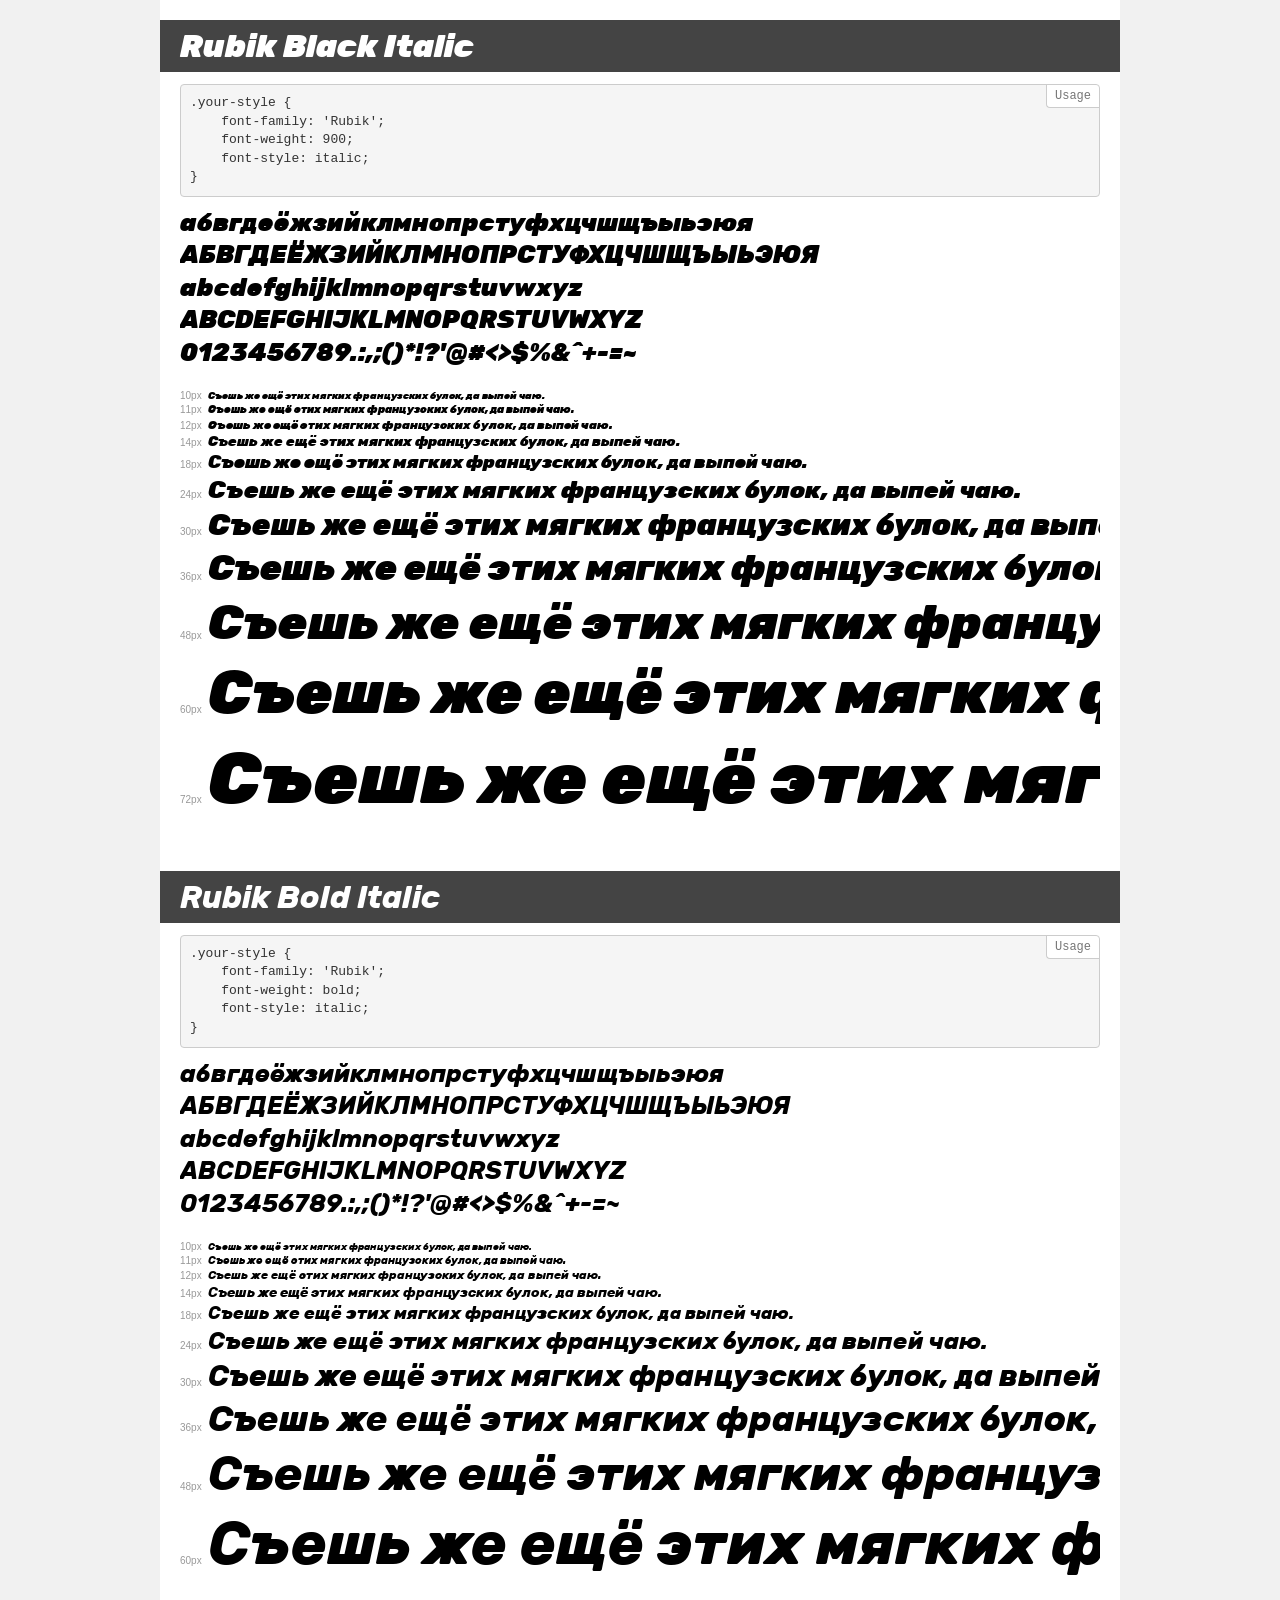
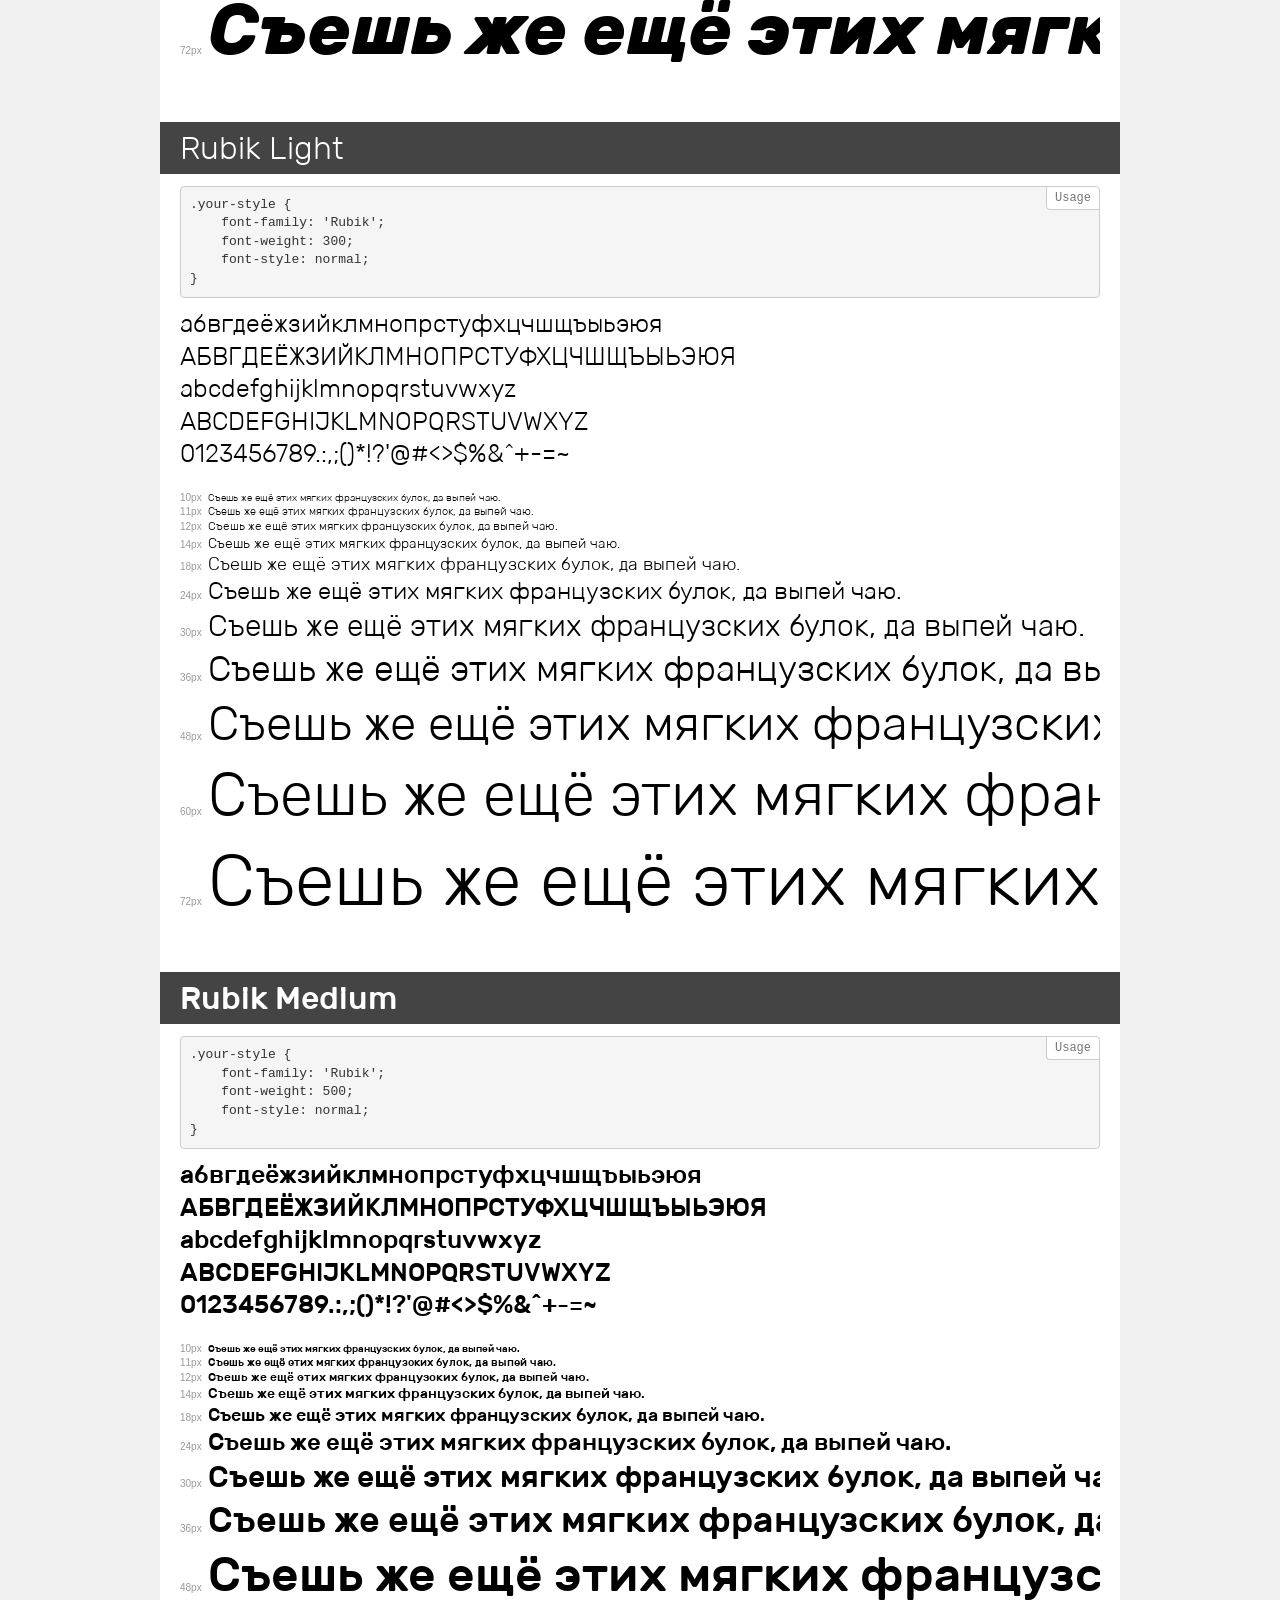
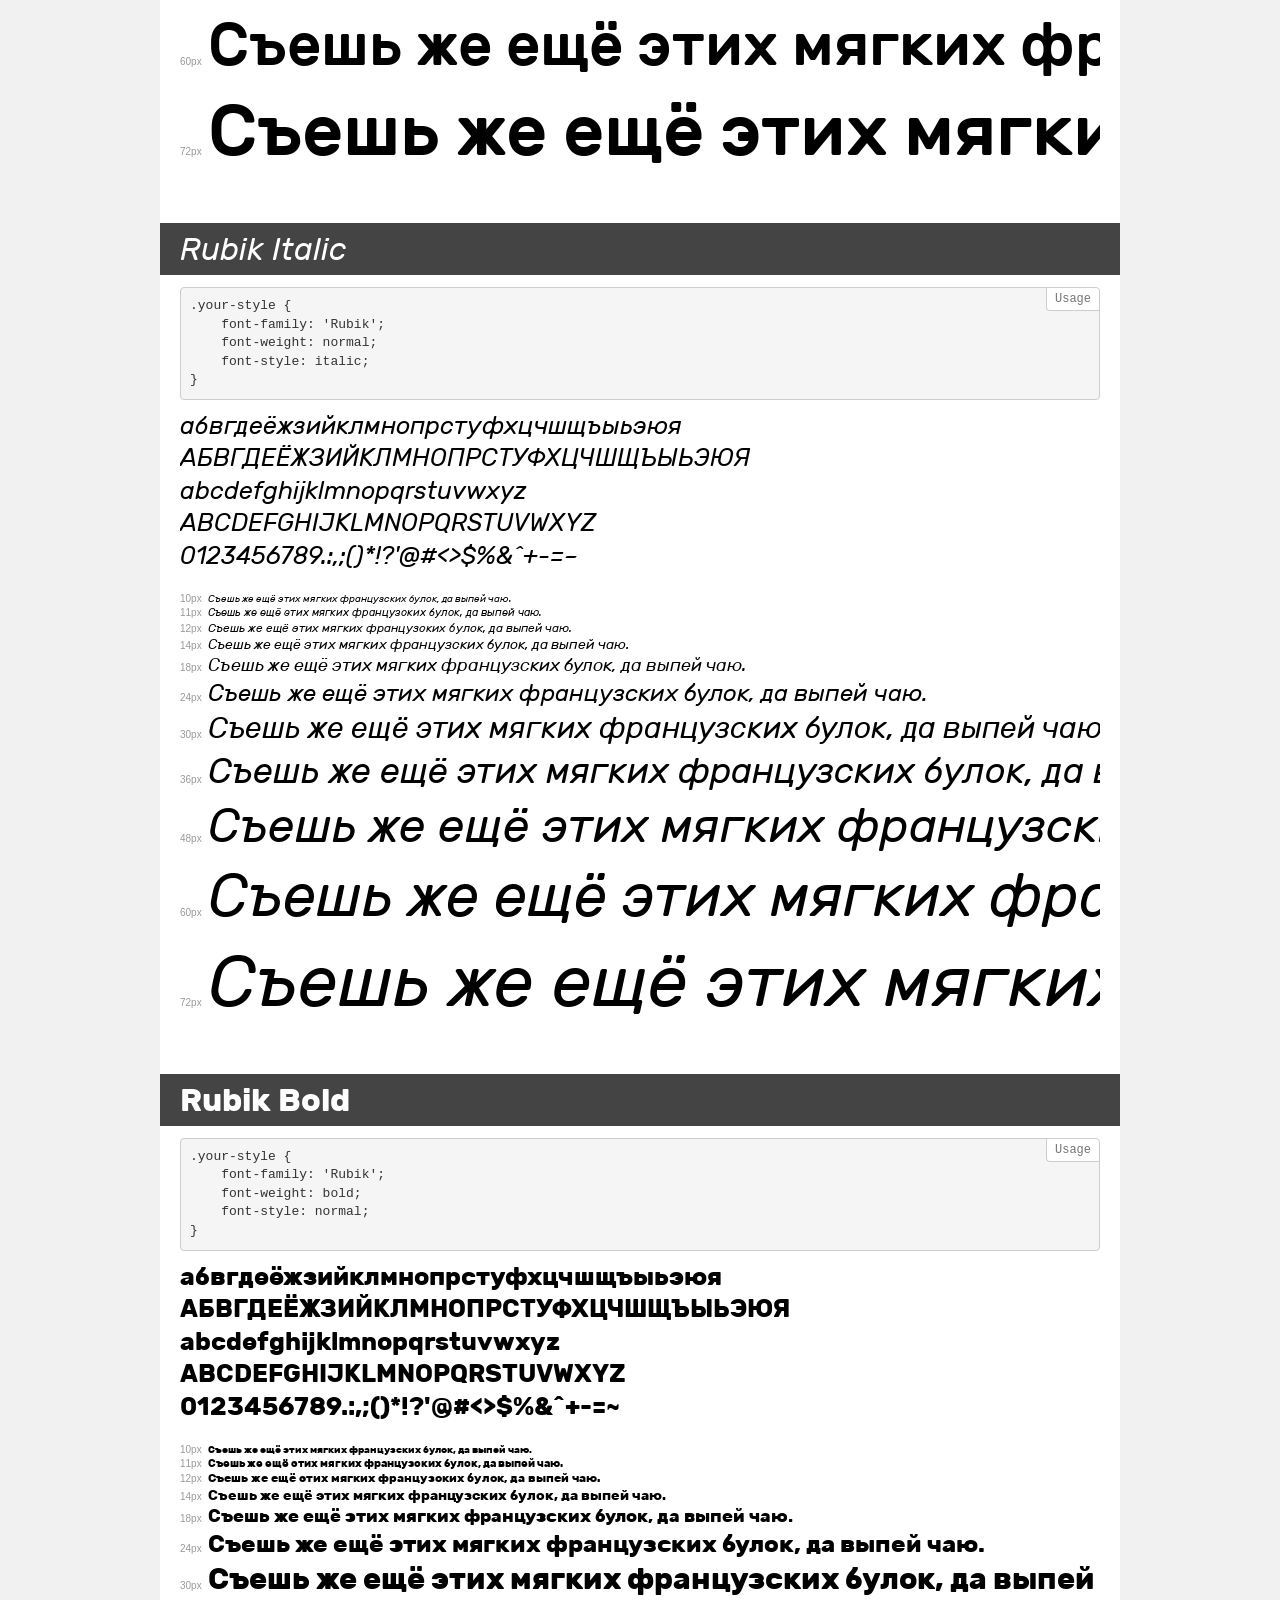
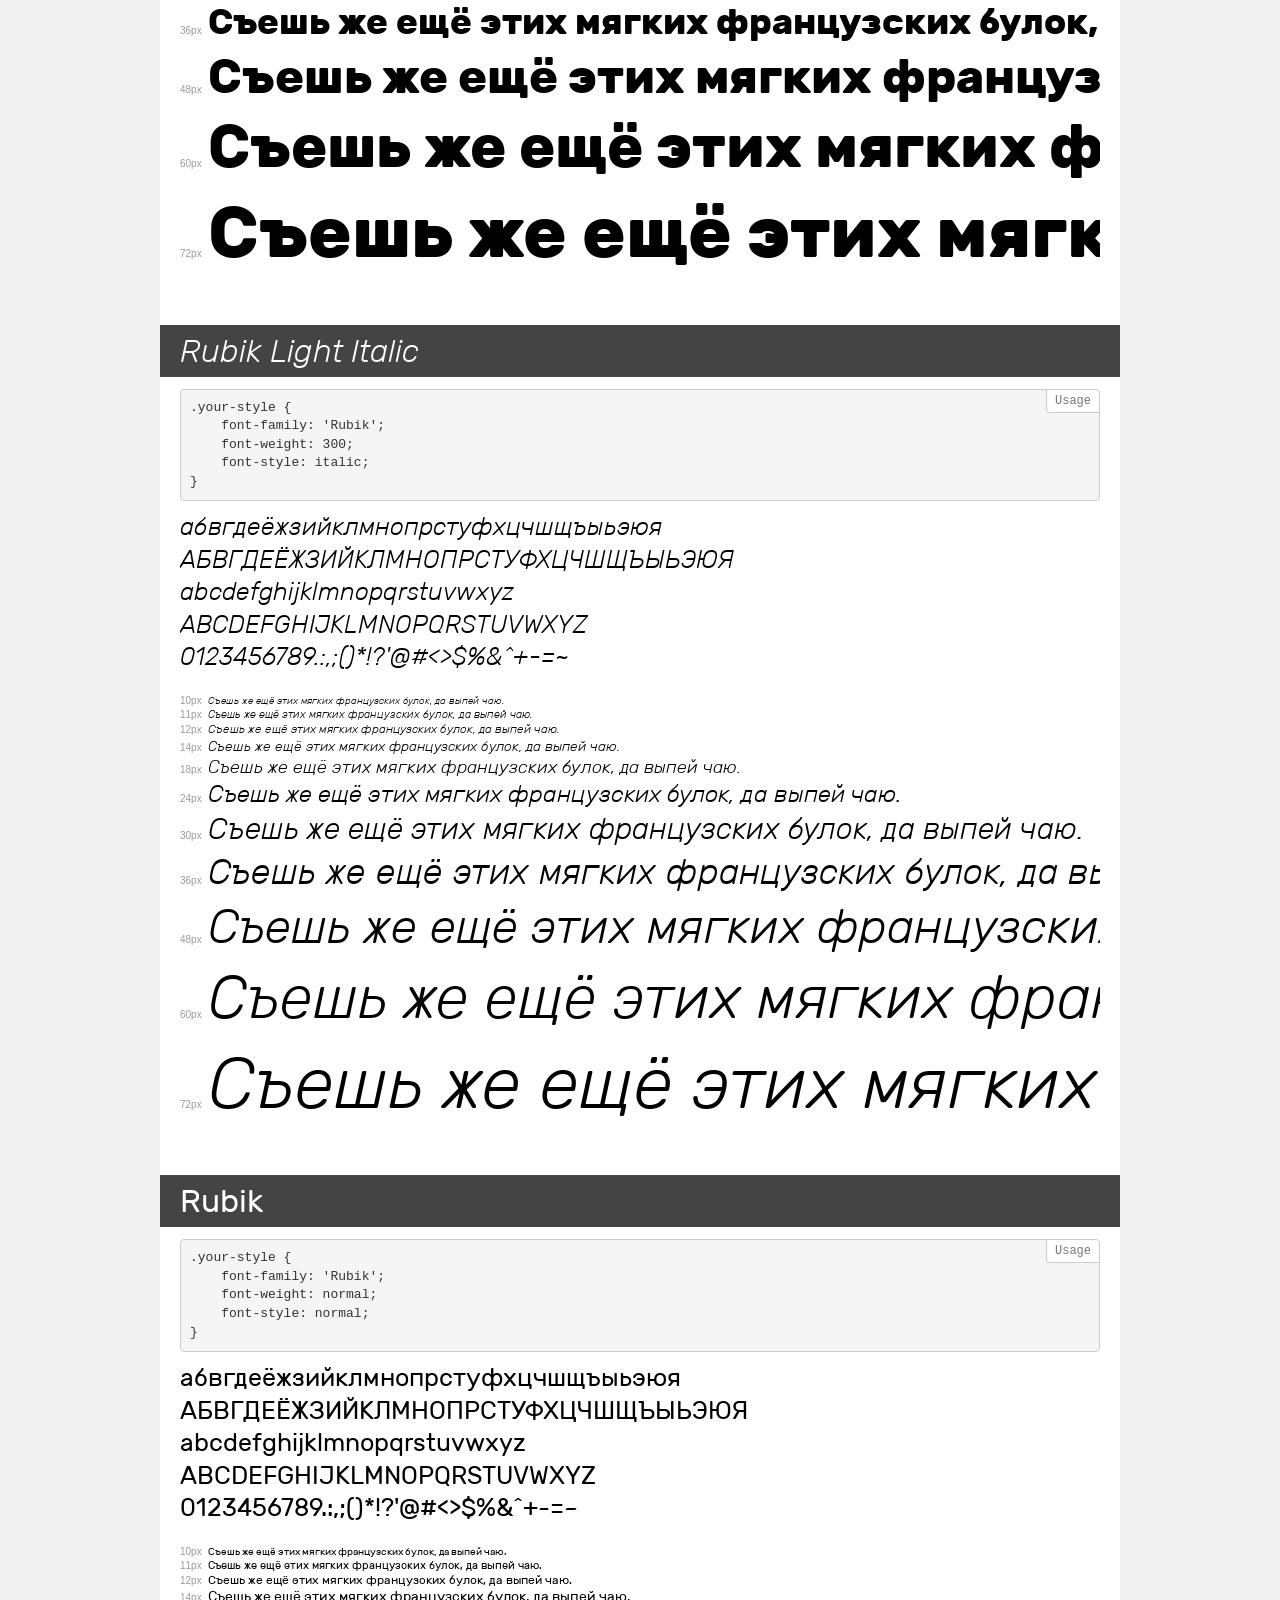
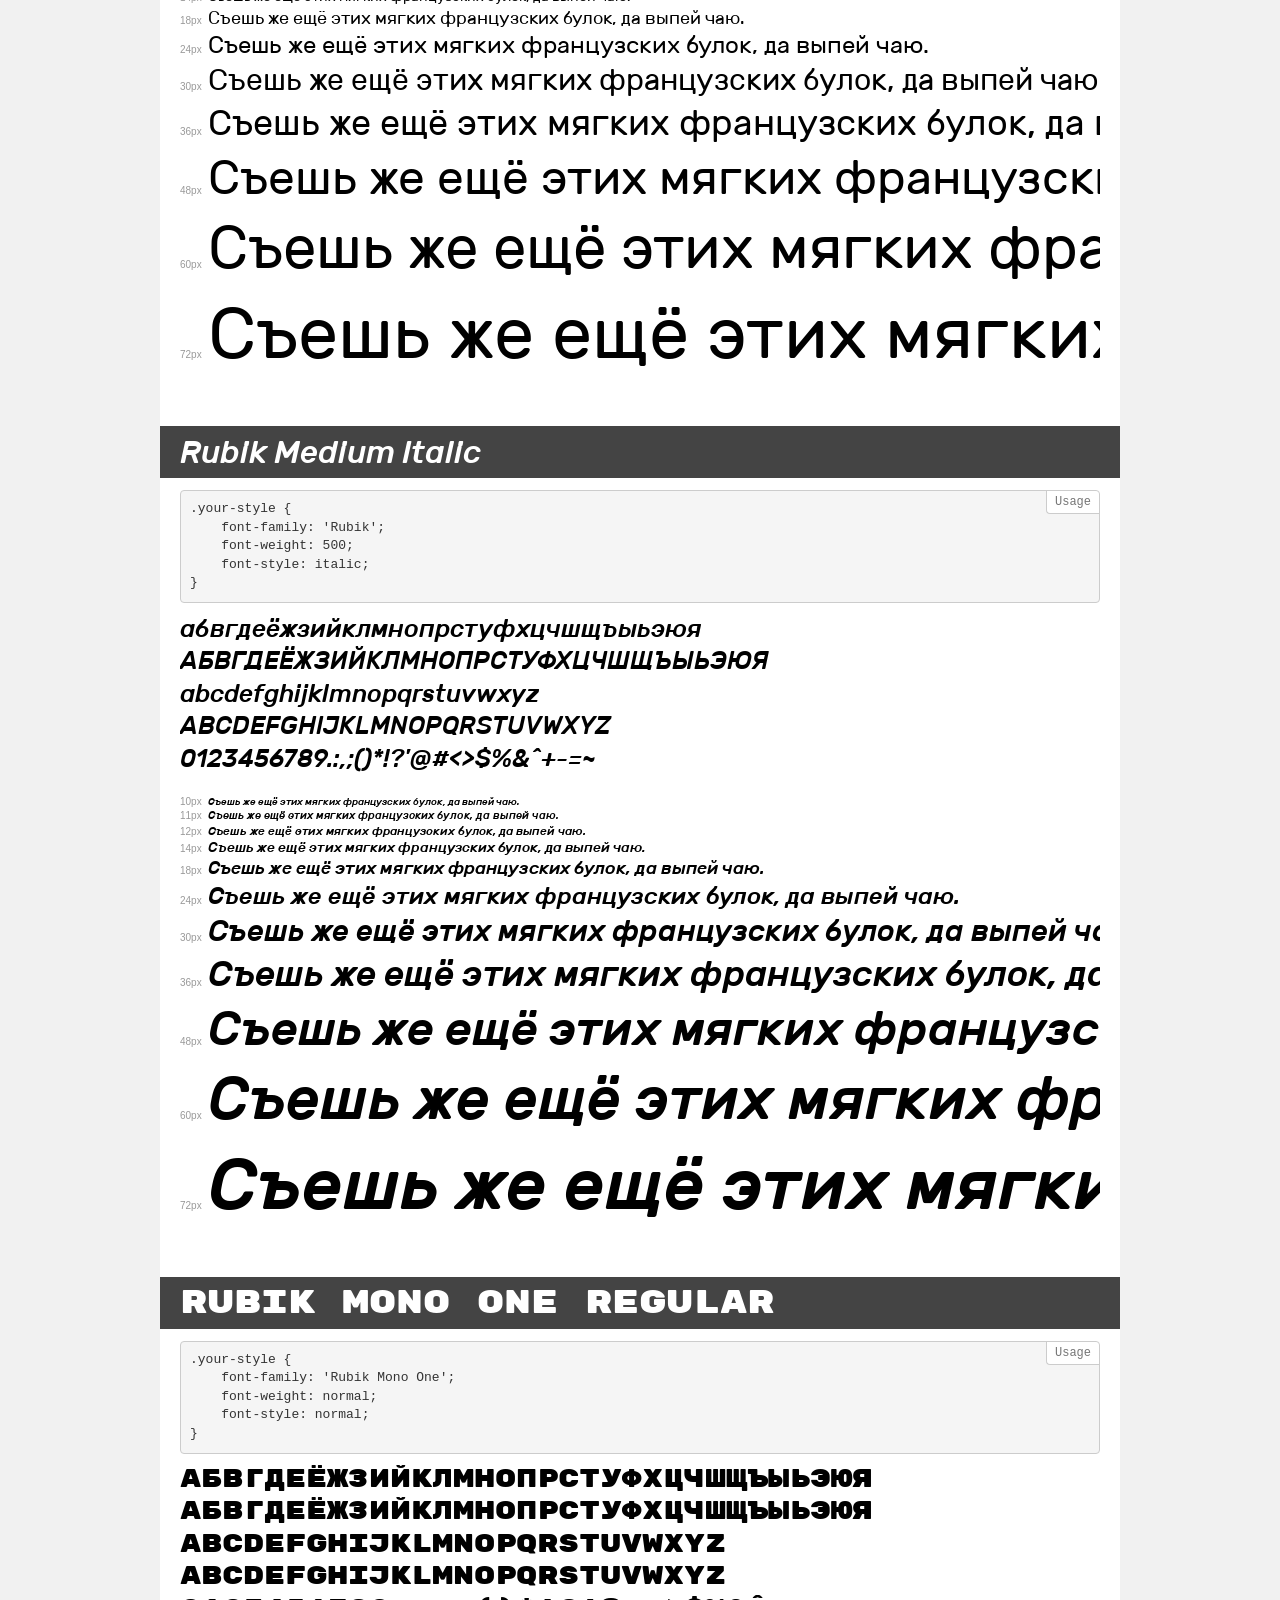
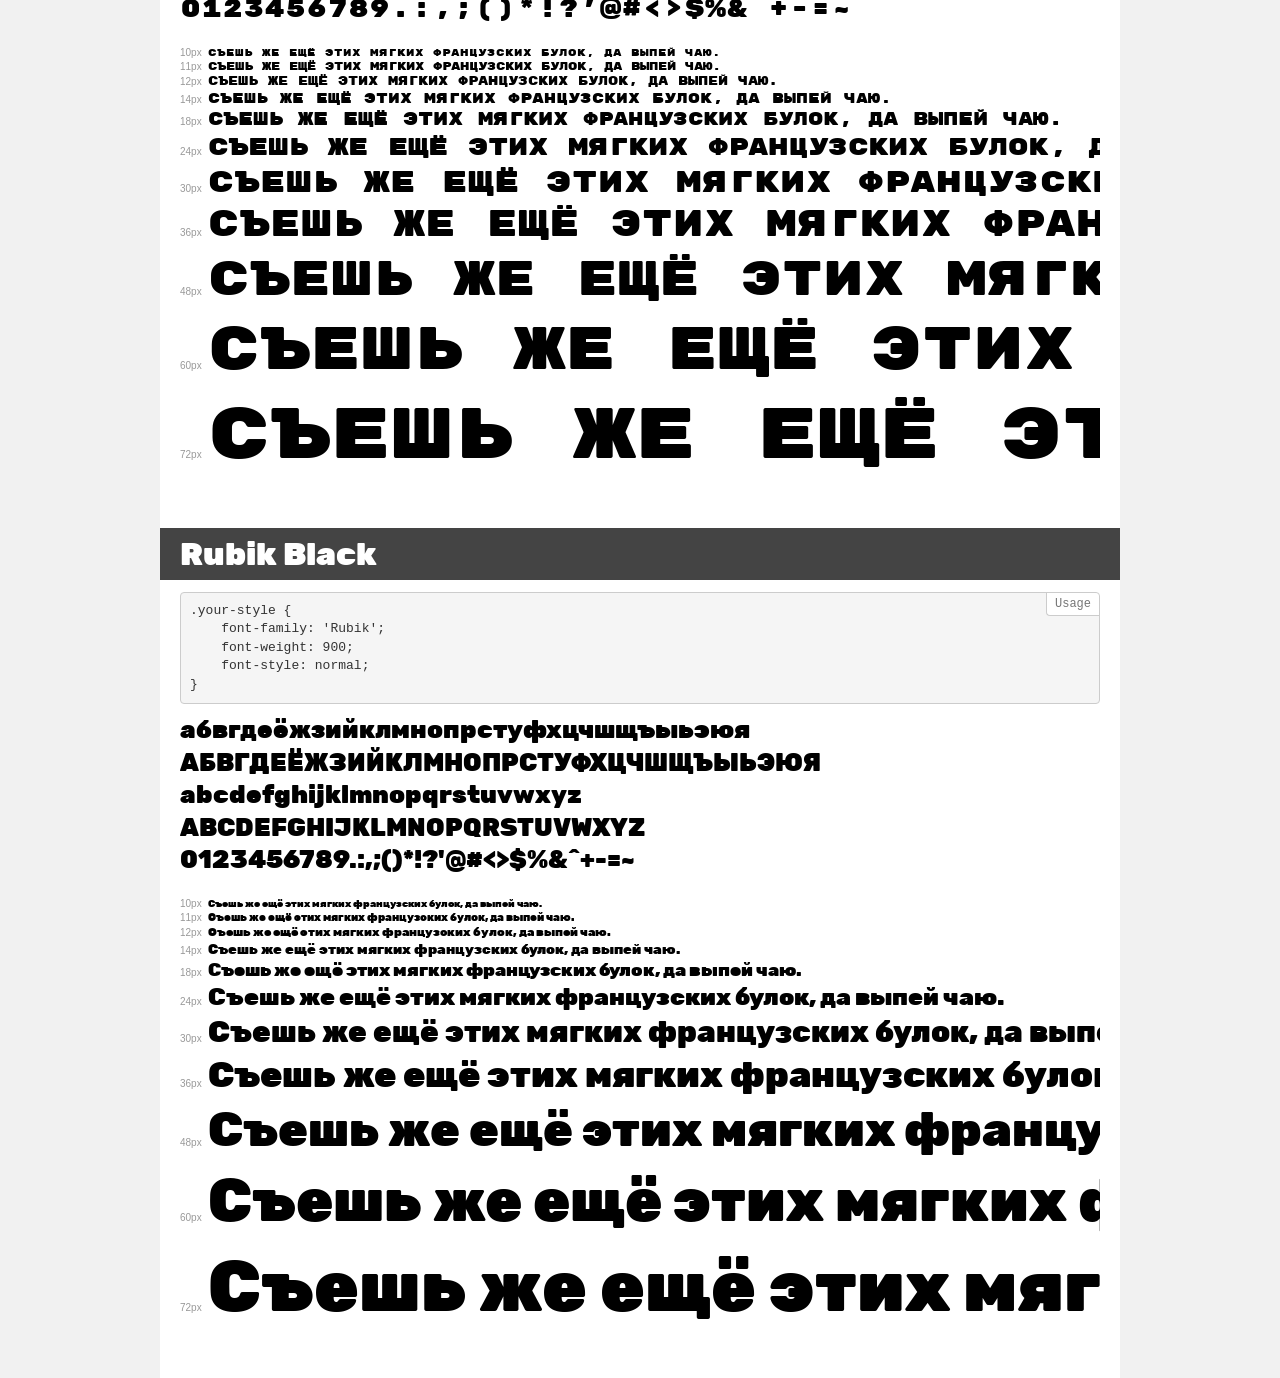
<file: nwork/repeat/assets/fonts/Rubik/demo.html>
<!DOCTYPE html>
<html>
<head>
	<meta charset="utf-8">
	<meta http-equiv="X-UA-Compatible" content="IE=edge">
	<meta name="viewport" content="width=device-width, initial-scale=1">
	<meta name="robots" content="noindex, noarchive">
	<title>Transfonter demo</title>
	<link href="stylesheet.css" rel="stylesheet">
	<style>
		/*
		http://meyerweb.com/eric/tools/css/reset/
		v2.0 | 20110126
		License: none (public domain)
		*/
		html, body, div, span, applet, object, iframe,
		h1, h2, h3, h4, h5, h6, p, blockquote, pre,
		a, abbr, acronym, address, big, cite, code,
		del, dfn, em, img, ins, kbd, q, s, samp,
		small, strike, strong, sub, sup, tt, var,
		b, u, i, center,
		dl, dt, dd, ol, ul, li,
		fieldset, form, label, legend,
		table, caption, tbody, tfoot, thead, tr, th, td,
		article, aside, canvas, details, embed,
		figure, figcaption, footer, header, hgroup,
		menu, nav, output, ruby, section, summary,
		time, mark, audio, video {
			margin: 0;
			padding: 0;
			border: 0;
			font-size: 100%;
			font: inherit;
			vertical-align: baseline;
		}
		/* HTML5 display-role reset for older browsers */
		article, aside, details, figcaption, figure,
		footer, header, hgroup, menu, nav, section {
			display: block;
		}
		body {
			line-height: 1;
		}
		ol, ul {
			list-style: none;
		}
		blockquote, q {
			quotes: none;
		}
		blockquote:before, blockquote:after,
		q:before, q:after {
			content: '';
			content: none;
		}
		table {
			border-collapse: collapse;
			border-spacing: 0;
		}
		/* common styles */
		body {
			background: #f1f1f1;
			color: #000;
		}
		.page {
			background: #fff;
			width: 920px;
			margin: 0 auto;
			padding: 20px 20px 0 20px;
			overflow: hidden;
		}
		.font-container {
			overflow-x: auto;
			overflow-y: hidden;
			margin-bottom: 40px;
			line-height: 1.3;
			white-space: nowrap;
			padding-bottom: 5px;
		}
		h1 {
			position: relative;
			background: #444;
			font-size: 32px;
			color: #fff;
			padding: 10px 20px;
			margin: 0 -20px 12px -20px;
		}
		.letters {
			font-size: 25px;
			margin-bottom: 20px;
		}
		.s10:before {
			content: '10px';
		}
		.s11:before {
			content: '11px';
		}
		.s12:before {
			content: '12px';
		}
		.s14:before {
			content: '14px';
		}
		.s18:before {
			content: '18px';
		}
		.s24:before {
			content: '24px';
		}
		.s30:before {
			content: '30px';
		}
		.s36:before {
			content: '36px';
		}
		.s48:before {
			content: '48px';
		}
		.s60:before {
			content: '60px';
		}
		.s72:before {
			content: '72px';
		}
		.s10:before, .s11:before, .s12:before, .s14:before,
		.s18:before, .s24:before, .s30:before, .s36:before,
		.s48:before, .s60:before, .s72:before {
			font-family: Arial, sans-serif;
			font-size: 10px;
			font-weight: normal;
			font-style: normal;
			color: #999;
			padding-right: 6px;
		}
		pre {
			display: block;
			position: relative;
			padding: 9px;
			margin: 0 0 10px;
			font-family: Monaco, Menlo, Consolas, "Courier New", monospace !important;
			font-size: 13px;
			line-height: 1.428571429;
			color: #333;
			font-weight: normal !important;
			font-style: normal !important;
			background-color: #f5f5f5;
			border: 1px solid #ccc;
			overflow-x: auto;
			border-radius: 4px;
		}
		pre:after {
			display: block;
			position: absolute;
			right: 0;
			top: 0;
			content: 'Usage';
			line-height: 1;
			padding: 5px 8px;
			font-size: 12px;
			color: #767676;
			background-color: #fff;
			border: 1px solid #ccc;
			border-right: none;
			border-top: none;
			border-radius: 0 4px 0 4px;
			z-index: 10;
		}
		/* responsive */
		@media (max-width: 959px) {
			.page {
				width: auto;
				margin: 0;
			}
		}
	</style>
</head>
<body>
<div class="page">
	<div class="demo" style="font-family: 'Rubik'; font-weight: 900; font-style: italic;">
		<h1>Rubik Black Italic</h1>
		<pre>.your-style {
    font-family: 'Rubik';
    font-weight: 900;
    font-style: italic;
}</pre>
		<div class="font-container">
			<p class="letters">
				абвгдеёжзийклмнопрстуфхцчшщъыьэюя <br />
				АБВГДЕЁЖЗИЙКЛМНОПРСТУФХЦЧШЩЪЫЬЭЮЯ <br />
				abcdefghijklmnopqrstuvwxyz <br />
				ABCDEFGHIJKLMNOPQRSTUVWXYZ <br />				0123456789.:,;()*!?'@#<>$%&^+-=~
			</p>
			<p class="s10" style="font-size: 10px;">Съешь же ещё этих мягких французских булок, да выпей чаю.</p>
			<p class="s11" style="font-size: 11px;">Съешь же ещё этих мягких французских булок, да выпей чаю.</p>
			<p class="s12" style="font-size: 12px;">Съешь же ещё этих мягких французских булок, да выпей чаю.</p>
			<p class="s14" style="font-size: 14px;">Съешь же ещё этих мягких французских булок, да выпей чаю.</p>
			<p class="s18" style="font-size: 18px;">Съешь же ещё этих мягких французских булок, да выпей чаю.</p>
			<p class="s24" style="font-size: 24px;">Съешь же ещё этих мягких французских булок, да выпей чаю.</p>
			<p class="s30" style="font-size: 30px;">Съешь же ещё этих мягких французских булок, да выпей чаю.</p>
			<p class="s36" style="font-size: 36px;">Съешь же ещё этих мягких французских булок, да выпей чаю.</p>
			<p class="s48" style="font-size: 48px;">Съешь же ещё этих мягких французских булок, да выпей чаю.</p>
			<p class="s60" style="font-size: 60px;">Съешь же ещё этих мягких французских булок, да выпей чаю.</p>
			<p class="s72" style="font-size: 72px;">Съешь же ещё этих мягких французских булок, да выпей чаю.</p>
		</div>
	</div>
	<div class="demo" style="font-family: 'Rubik'; font-weight: bold; font-style: italic;">
		<h1>Rubik Bold Italic</h1>
		<pre>.your-style {
    font-family: 'Rubik';
    font-weight: bold;
    font-style: italic;
}</pre>
		<div class="font-container">
			<p class="letters">
				абвгдеёжзийклмнопрстуфхцчшщъыьэюя <br />
				АБВГДЕЁЖЗИЙКЛМНОПРСТУФХЦЧШЩЪЫЬЭЮЯ <br />
				abcdefghijklmnopqrstuvwxyz <br />
				ABCDEFGHIJKLMNOPQRSTUVWXYZ <br />				0123456789.:,;()*!?'@#<>$%&^+-=~
			</p>
			<p class="s10" style="font-size: 10px;">Съешь же ещё этих мягких французских булок, да выпей чаю.</p>
			<p class="s11" style="font-size: 11px;">Съешь же ещё этих мягких французских булок, да выпей чаю.</p>
			<p class="s12" style="font-size: 12px;">Съешь же ещё этих мягких французских булок, да выпей чаю.</p>
			<p class="s14" style="font-size: 14px;">Съешь же ещё этих мягких французских булок, да выпей чаю.</p>
			<p class="s18" style="font-size: 18px;">Съешь же ещё этих мягких французских булок, да выпей чаю.</p>
			<p class="s24" style="font-size: 24px;">Съешь же ещё этих мягких французских булок, да выпей чаю.</p>
			<p class="s30" style="font-size: 30px;">Съешь же ещё этих мягких французских булок, да выпей чаю.</p>
			<p class="s36" style="font-size: 36px;">Съешь же ещё этих мягких французских булок, да выпей чаю.</p>
			<p class="s48" style="font-size: 48px;">Съешь же ещё этих мягких французских булок, да выпей чаю.</p>
			<p class="s60" style="font-size: 60px;">Съешь же ещё этих мягких французских булок, да выпей чаю.</p>
			<p class="s72" style="font-size: 72px;">Съешь же ещё этих мягких французских булок, да выпей чаю.</p>
		</div>
	</div>
	<div class="demo" style="font-family: 'Rubik'; font-weight: 300; font-style: normal;">
		<h1>Rubik Light</h1>
		<pre>.your-style {
    font-family: 'Rubik';
    font-weight: 300;
    font-style: normal;
}</pre>
		<div class="font-container">
			<p class="letters">
				абвгдеёжзийклмнопрстуфхцчшщъыьэюя <br />
				АБВГДЕЁЖЗИЙКЛМНОПРСТУФХЦЧШЩЪЫЬЭЮЯ <br />
				abcdefghijklmnopqrstuvwxyz <br />
				ABCDEFGHIJKLMNOPQRSTUVWXYZ <br />				0123456789.:,;()*!?'@#<>$%&^+-=~
			</p>
			<p class="s10" style="font-size: 10px;">Съешь же ещё этих мягких французских булок, да выпей чаю.</p>
			<p class="s11" style="font-size: 11px;">Съешь же ещё этих мягких французских булок, да выпей чаю.</p>
			<p class="s12" style="font-size: 12px;">Съешь же ещё этих мягких французских булок, да выпей чаю.</p>
			<p class="s14" style="font-size: 14px;">Съешь же ещё этих мягких французских булок, да выпей чаю.</p>
			<p class="s18" style="font-size: 18px;">Съешь же ещё этих мягких французских булок, да выпей чаю.</p>
			<p class="s24" style="font-size: 24px;">Съешь же ещё этих мягких французских булок, да выпей чаю.</p>
			<p class="s30" style="font-size: 30px;">Съешь же ещё этих мягких французских булок, да выпей чаю.</p>
			<p class="s36" style="font-size: 36px;">Съешь же ещё этих мягких французских булок, да выпей чаю.</p>
			<p class="s48" style="font-size: 48px;">Съешь же ещё этих мягких французских булок, да выпей чаю.</p>
			<p class="s60" style="font-size: 60px;">Съешь же ещё этих мягких французских булок, да выпей чаю.</p>
			<p class="s72" style="font-size: 72px;">Съешь же ещё этих мягких французских булок, да выпей чаю.</p>
		</div>
	</div>
	<div class="demo" style="font-family: 'Rubik'; font-weight: 500; font-style: normal;">
		<h1>Rubik Medium</h1>
		<pre>.your-style {
    font-family: 'Rubik';
    font-weight: 500;
    font-style: normal;
}</pre>
		<div class="font-container">
			<p class="letters">
				абвгдеёжзийклмнопрстуфхцчшщъыьэюя <br />
				АБВГДЕЁЖЗИЙКЛМНОПРСТУФХЦЧШЩЪЫЬЭЮЯ <br />
				abcdefghijklmnopqrstuvwxyz <br />
				ABCDEFGHIJKLMNOPQRSTUVWXYZ <br />				0123456789.:,;()*!?'@#<>$%&^+-=~
			</p>
			<p class="s10" style="font-size: 10px;">Съешь же ещё этих мягких французских булок, да выпей чаю.</p>
			<p class="s11" style="font-size: 11px;">Съешь же ещё этих мягких французских булок, да выпей чаю.</p>
			<p class="s12" style="font-size: 12px;">Съешь же ещё этих мягких французских булок, да выпей чаю.</p>
			<p class="s14" style="font-size: 14px;">Съешь же ещё этих мягких французских булок, да выпей чаю.</p>
			<p class="s18" style="font-size: 18px;">Съешь же ещё этих мягких французских булок, да выпей чаю.</p>
			<p class="s24" style="font-size: 24px;">Съешь же ещё этих мягких французских булок, да выпей чаю.</p>
			<p class="s30" style="font-size: 30px;">Съешь же ещё этих мягких французских булок, да выпей чаю.</p>
			<p class="s36" style="font-size: 36px;">Съешь же ещё этих мягких французских булок, да выпей чаю.</p>
			<p class="s48" style="font-size: 48px;">Съешь же ещё этих мягких французских булок, да выпей чаю.</p>
			<p class="s60" style="font-size: 60px;">Съешь же ещё этих мягких французских булок, да выпей чаю.</p>
			<p class="s72" style="font-size: 72px;">Съешь же ещё этих мягких французских булок, да выпей чаю.</p>
		</div>
	</div>
	<div class="demo" style="font-family: 'Rubik'; font-weight: normal; font-style: italic;">
		<h1>Rubik Italic</h1>
		<pre>.your-style {
    font-family: 'Rubik';
    font-weight: normal;
    font-style: italic;
}</pre>
		<div class="font-container">
			<p class="letters">
				абвгдеёжзийклмнопрстуфхцчшщъыьэюя <br />
				АБВГДЕЁЖЗИЙКЛМНОПРСТУФХЦЧШЩЪЫЬЭЮЯ <br />
				abcdefghijklmnopqrstuvwxyz <br />
				ABCDEFGHIJKLMNOPQRSTUVWXYZ <br />				0123456789.:,;()*!?'@#<>$%&^+-=~
			</p>
			<p class="s10" style="font-size: 10px;">Съешь же ещё этих мягких французских булок, да выпей чаю.</p>
			<p class="s11" style="font-size: 11px;">Съешь же ещё этих мягких французских булок, да выпей чаю.</p>
			<p class="s12" style="font-size: 12px;">Съешь же ещё этих мягких французских булок, да выпей чаю.</p>
			<p class="s14" style="font-size: 14px;">Съешь же ещё этих мягких французских булок, да выпей чаю.</p>
			<p class="s18" style="font-size: 18px;">Съешь же ещё этих мягких французских булок, да выпей чаю.</p>
			<p class="s24" style="font-size: 24px;">Съешь же ещё этих мягких французских булок, да выпей чаю.</p>
			<p class="s30" style="font-size: 30px;">Съешь же ещё этих мягких французских булок, да выпей чаю.</p>
			<p class="s36" style="font-size: 36px;">Съешь же ещё этих мягких французских булок, да выпей чаю.</p>
			<p class="s48" style="font-size: 48px;">Съешь же ещё этих мягких французских булок, да выпей чаю.</p>
			<p class="s60" style="font-size: 60px;">Съешь же ещё этих мягких французских булок, да выпей чаю.</p>
			<p class="s72" style="font-size: 72px;">Съешь же ещё этих мягких французских булок, да выпей чаю.</p>
		</div>
	</div>
	<div class="demo" style="font-family: 'Rubik'; font-weight: bold; font-style: normal;">
		<h1>Rubik Bold</h1>
		<pre>.your-style {
    font-family: 'Rubik';
    font-weight: bold;
    font-style: normal;
}</pre>
		<div class="font-container">
			<p class="letters">
				абвгдеёжзийклмнопрстуфхцчшщъыьэюя <br />
				АБВГДЕЁЖЗИЙКЛМНОПРСТУФХЦЧШЩЪЫЬЭЮЯ <br />
				abcdefghijklmnopqrstuvwxyz <br />
				ABCDEFGHIJKLMNOPQRSTUVWXYZ <br />				0123456789.:,;()*!?'@#<>$%&^+-=~
			</p>
			<p class="s10" style="font-size: 10px;">Съешь же ещё этих мягких французских булок, да выпей чаю.</p>
			<p class="s11" style="font-size: 11px;">Съешь же ещё этих мягких французских булок, да выпей чаю.</p>
			<p class="s12" style="font-size: 12px;">Съешь же ещё этих мягких французских булок, да выпей чаю.</p>
			<p class="s14" style="font-size: 14px;">Съешь же ещё этих мягких французских булок, да выпей чаю.</p>
			<p class="s18" style="font-size: 18px;">Съешь же ещё этих мягких французских булок, да выпей чаю.</p>
			<p class="s24" style="font-size: 24px;">Съешь же ещё этих мягких французских булок, да выпей чаю.</p>
			<p class="s30" style="font-size: 30px;">Съешь же ещё этих мягких французских булок, да выпей чаю.</p>
			<p class="s36" style="font-size: 36px;">Съешь же ещё этих мягких французских булок, да выпей чаю.</p>
			<p class="s48" style="font-size: 48px;">Съешь же ещё этих мягких французских булок, да выпей чаю.</p>
			<p class="s60" style="font-size: 60px;">Съешь же ещё этих мягких французских булок, да выпей чаю.</p>
			<p class="s72" style="font-size: 72px;">Съешь же ещё этих мягких французских булок, да выпей чаю.</p>
		</div>
	</div>
	<div class="demo" style="font-family: 'Rubik'; font-weight: 300; font-style: italic;">
		<h1>Rubik Light Italic</h1>
		<pre>.your-style {
    font-family: 'Rubik';
    font-weight: 300;
    font-style: italic;
}</pre>
		<div class="font-container">
			<p class="letters">
				абвгдеёжзийклмнопрстуфхцчшщъыьэюя <br />
				АБВГДЕЁЖЗИЙКЛМНОПРСТУФХЦЧШЩЪЫЬЭЮЯ <br />
				abcdefghijklmnopqrstuvwxyz <br />
				ABCDEFGHIJKLMNOPQRSTUVWXYZ <br />				0123456789.:,;()*!?'@#<>$%&^+-=~
			</p>
			<p class="s10" style="font-size: 10px;">Съешь же ещё этих мягких французских булок, да выпей чаю.</p>
			<p class="s11" style="font-size: 11px;">Съешь же ещё этих мягких французских булок, да выпей чаю.</p>
			<p class="s12" style="font-size: 12px;">Съешь же ещё этих мягких французских булок, да выпей чаю.</p>
			<p class="s14" style="font-size: 14px;">Съешь же ещё этих мягких французских булок, да выпей чаю.</p>
			<p class="s18" style="font-size: 18px;">Съешь же ещё этих мягких французских булок, да выпей чаю.</p>
			<p class="s24" style="font-size: 24px;">Съешь же ещё этих мягких французских булок, да выпей чаю.</p>
			<p class="s30" style="font-size: 30px;">Съешь же ещё этих мягких французских булок, да выпей чаю.</p>
			<p class="s36" style="font-size: 36px;">Съешь же ещё этих мягких французских булок, да выпей чаю.</p>
			<p class="s48" style="font-size: 48px;">Съешь же ещё этих мягких французских булок, да выпей чаю.</p>
			<p class="s60" style="font-size: 60px;">Съешь же ещё этих мягких французских булок, да выпей чаю.</p>
			<p class="s72" style="font-size: 72px;">Съешь же ещё этих мягких французских булок, да выпей чаю.</p>
		</div>
	</div>
	<div class="demo" style="font-family: 'Rubik'; font-weight: normal; font-style: normal;">
		<h1>Rubik</h1>
		<pre>.your-style {
    font-family: 'Rubik';
    font-weight: normal;
    font-style: normal;
}</pre>
		<div class="font-container">
			<p class="letters">
				абвгдеёжзийклмнопрстуфхцчшщъыьэюя <br />
				АБВГДЕЁЖЗИЙКЛМНОПРСТУФХЦЧШЩЪЫЬЭЮЯ <br />
				abcdefghijklmnopqrstuvwxyz <br />
				ABCDEFGHIJKLMNOPQRSTUVWXYZ <br />				0123456789.:,;()*!?'@#<>$%&^+-=~
			</p>
			<p class="s10" style="font-size: 10px;">Съешь же ещё этих мягких французских булок, да выпей чаю.</p>
			<p class="s11" style="font-size: 11px;">Съешь же ещё этих мягких французских булок, да выпей чаю.</p>
			<p class="s12" style="font-size: 12px;">Съешь же ещё этих мягких французских булок, да выпей чаю.</p>
			<p class="s14" style="font-size: 14px;">Съешь же ещё этих мягких французских булок, да выпей чаю.</p>
			<p class="s18" style="font-size: 18px;">Съешь же ещё этих мягких французских булок, да выпей чаю.</p>
			<p class="s24" style="font-size: 24px;">Съешь же ещё этих мягких французских булок, да выпей чаю.</p>
			<p class="s30" style="font-size: 30px;">Съешь же ещё этих мягких французских булок, да выпей чаю.</p>
			<p class="s36" style="font-size: 36px;">Съешь же ещё этих мягких французских булок, да выпей чаю.</p>
			<p class="s48" style="font-size: 48px;">Съешь же ещё этих мягких французских булок, да выпей чаю.</p>
			<p class="s60" style="font-size: 60px;">Съешь же ещё этих мягких французских булок, да выпей чаю.</p>
			<p class="s72" style="font-size: 72px;">Съешь же ещё этих мягких французских булок, да выпей чаю.</p>
		</div>
	</div>
	<div class="demo" style="font-family: 'Rubik'; font-weight: 500; font-style: italic;">
		<h1>Rubik Medium Italic</h1>
		<pre>.your-style {
    font-family: 'Rubik';
    font-weight: 500;
    font-style: italic;
}</pre>
		<div class="font-container">
			<p class="letters">
				абвгдеёжзийклмнопрстуфхцчшщъыьэюя <br />
				АБВГДЕЁЖЗИЙКЛМНОПРСТУФХЦЧШЩЪЫЬЭЮЯ <br />
				abcdefghijklmnopqrstuvwxyz <br />
				ABCDEFGHIJKLMNOPQRSTUVWXYZ <br />				0123456789.:,;()*!?'@#<>$%&^+-=~
			</p>
			<p class="s10" style="font-size: 10px;">Съешь же ещё этих мягких французских булок, да выпей чаю.</p>
			<p class="s11" style="font-size: 11px;">Съешь же ещё этих мягких французских булок, да выпей чаю.</p>
			<p class="s12" style="font-size: 12px;">Съешь же ещё этих мягких французских булок, да выпей чаю.</p>
			<p class="s14" style="font-size: 14px;">Съешь же ещё этих мягких французских булок, да выпей чаю.</p>
			<p class="s18" style="font-size: 18px;">Съешь же ещё этих мягких французских булок, да выпей чаю.</p>
			<p class="s24" style="font-size: 24px;">Съешь же ещё этих мягких французских булок, да выпей чаю.</p>
			<p class="s30" style="font-size: 30px;">Съешь же ещё этих мягких французских булок, да выпей чаю.</p>
			<p class="s36" style="font-size: 36px;">Съешь же ещё этих мягких французских булок, да выпей чаю.</p>
			<p class="s48" style="font-size: 48px;">Съешь же ещё этих мягких французских булок, да выпей чаю.</p>
			<p class="s60" style="font-size: 60px;">Съешь же ещё этих мягких французских булок, да выпей чаю.</p>
			<p class="s72" style="font-size: 72px;">Съешь же ещё этих мягких французских булок, да выпей чаю.</p>
		</div>
	</div>
	<div class="demo" style="font-family: 'Rubik Mono One'; font-weight: normal; font-style: normal;">
		<h1>Rubik Mono One Regular</h1>
		<pre>.your-style {
    font-family: 'Rubik Mono One';
    font-weight: normal;
    font-style: normal;
}</pre>
		<div class="font-container">
			<p class="letters">
				абвгдеёжзийклмнопрстуфхцчшщъыьэюя <br />
				АБВГДЕЁЖЗИЙКЛМНОПРСТУФХЦЧШЩЪЫЬЭЮЯ <br />
				abcdefghijklmnopqrstuvwxyz <br />
				ABCDEFGHIJKLMNOPQRSTUVWXYZ <br />				0123456789.:,;()*!?'@#<>$%&^+-=~
			</p>
			<p class="s10" style="font-size: 10px;">Съешь же ещё этих мягких французских булок, да выпей чаю.</p>
			<p class="s11" style="font-size: 11px;">Съешь же ещё этих мягких французских булок, да выпей чаю.</p>
			<p class="s12" style="font-size: 12px;">Съешь же ещё этих мягких французских булок, да выпей чаю.</p>
			<p class="s14" style="font-size: 14px;">Съешь же ещё этих мягких французских булок, да выпей чаю.</p>
			<p class="s18" style="font-size: 18px;">Съешь же ещё этих мягких французских булок, да выпей чаю.</p>
			<p class="s24" style="font-size: 24px;">Съешь же ещё этих мягких французских булок, да выпей чаю.</p>
			<p class="s30" style="font-size: 30px;">Съешь же ещё этих мягких французских булок, да выпей чаю.</p>
			<p class="s36" style="font-size: 36px;">Съешь же ещё этих мягких французских булок, да выпей чаю.</p>
			<p class="s48" style="font-size: 48px;">Съешь же ещё этих мягких французских булок, да выпей чаю.</p>
			<p class="s60" style="font-size: 60px;">Съешь же ещё этих мягких французских булок, да выпей чаю.</p>
			<p class="s72" style="font-size: 72px;">Съешь же ещё этих мягких французских булок, да выпей чаю.</p>
		</div>
	</div>
	<div class="demo" style="font-family: 'Rubik'; font-weight: 900; font-style: normal;">
		<h1>Rubik Black</h1>
		<pre>.your-style {
    font-family: 'Rubik';
    font-weight: 900;
    font-style: normal;
}</pre>
		<div class="font-container">
			<p class="letters">
				абвгдеёжзийклмнопрстуфхцчшщъыьэюя <br />
				АБВГДЕЁЖЗИЙКЛМНОПРСТУФХЦЧШЩЪЫЬЭЮЯ <br />
				abcdefghijklmnopqrstuvwxyz <br />
				ABCDEFGHIJKLMNOPQRSTUVWXYZ <br />				0123456789.:,;()*!?'@#<>$%&^+-=~
			</p>
			<p class="s10" style="font-size: 10px;">Съешь же ещё этих мягких французских булок, да выпей чаю.</p>
			<p class="s11" style="font-size: 11px;">Съешь же ещё этих мягких французских булок, да выпей чаю.</p>
			<p class="s12" style="font-size: 12px;">Съешь же ещё этих мягких французских булок, да выпей чаю.</p>
			<p class="s14" style="font-size: 14px;">Съешь же ещё этих мягких французских булок, да выпей чаю.</p>
			<p class="s18" style="font-size: 18px;">Съешь же ещё этих мягких французских булок, да выпей чаю.</p>
			<p class="s24" style="font-size: 24px;">Съешь же ещё этих мягких французских булок, да выпей чаю.</p>
			<p class="s30" style="font-size: 30px;">Съешь же ещё этих мягких французских булок, да выпей чаю.</p>
			<p class="s36" style="font-size: 36px;">Съешь же ещё этих мягких французских булок, да выпей чаю.</p>
			<p class="s48" style="font-size: 48px;">Съешь же ещё этих мягких французских булок, да выпей чаю.</p>
			<p class="s60" style="font-size: 60px;">Съешь же ещё этих мягких французских булок, да выпей чаю.</p>
			<p class="s72" style="font-size: 72px;">Съешь же ещё этих мягких французских булок, да выпей чаю.</p>
		</div>
	</div>
</div>
</body>
</html>
</file>
<file: nwork/repeat/assets/fonts/Rubik/stylesheet.css>
/* This stylesheet generated by Transfonter (https://transfonter.org) on July 28, 2017 4:22 PM */

@font-face {
	font-family: 'Rubik';
	src: url('Rubik-BlackItalic.eot');
	src: local('Rubik Black Italic'), local('Rubik-BlackItalic'),
		url('Rubik-BlackItalic.eot?#iefix') format('embedded-opentype'),
		url('Rubik-BlackItalic.woff') format('woff'),
		url('Rubik-BlackItalic.ttf') format('truetype');
	font-weight: 900;
	font-style: italic;
}

@font-face {
	font-family: 'Rubik';
	src: url('Rubik-BoldItalic.eot');
	src: local('Rubik Bold Italic'), local('Rubik-BoldItalic'),
		url('Rubik-BoldItalic.eot?#iefix') format('embedded-opentype'),
		url('Rubik-BoldItalic.woff') format('woff'),
		url('Rubik-BoldItalic.ttf') format('truetype');
	font-weight: bold;
	font-style: italic;
}

@font-face {
	font-family: 'Rubik';
	src: url('Rubik-Light.eot');
	src: local('Rubik Light'), local('Rubik-Light'),
		url('Rubik-Light.eot?#iefix') format('embedded-opentype'),
		url('Rubik-Light.woff') format('woff'),
		url('Rubik-Light.ttf') format('truetype');
	font-weight: 300;
	font-style: normal;
}

@font-face {
	font-family: 'Rubik';
	src: url('Rubik-Medium.eot');
	src: local('Rubik Medium'), local('Rubik-Medium'),
		url('Rubik-Medium.eot?#iefix') format('embedded-opentype'),
		url('Rubik-Medium.woff') format('woff'),
		url('Rubik-Medium.ttf') format('truetype');
	font-weight: 500;
	font-style: normal;
}

@font-face {
	font-family: 'Rubik';
	src: url('Rubik-Italic.eot');
	src: local('Rubik Italic'), local('Rubik-Italic'),
		url('Rubik-Italic.eot?#iefix') format('embedded-opentype'),
		url('Rubik-Italic.woff') format('woff'),
		url('Rubik-Italic.ttf') format('truetype');
	font-weight: normal;
	font-style: italic;
}

@font-face {
	font-family: 'Rubik';
	src: url('Rubik-Bold.eot');
	src: local('Rubik Bold'), local('Rubik-Bold'),
		url('Rubik-Bold.eot?#iefix') format('embedded-opentype'),
		url('Rubik-Bold.woff') format('woff'),
		url('Rubik-Bold.ttf') format('truetype');
	font-weight: bold;
	font-style: normal;
}

@font-face {
	font-family: 'Rubik';
	src: url('Rubik-LightItalic.eot');
	src: local('Rubik Light Italic'), local('Rubik-LightItalic'),
		url('Rubik-LightItalic.eot?#iefix') format('embedded-opentype'),
		url('Rubik-LightItalic.woff') format('woff'),
		url('Rubik-LightItalic.ttf') format('truetype');
	font-weight: 300;
	font-style: italic;
}

@font-face {
	font-family: 'Rubik';
	src: url('Rubik-Regular.eot');
	src: local('Rubik'), local('Rubik-Regular'),
		url('Rubik-Regular.eot?#iefix') format('embedded-opentype'),
		url('Rubik-Regular.woff') format('woff'),
		url('Rubik-Regular.ttf') format('truetype');
	font-weight: normal;
	font-style: normal;
}

@font-face {
	font-family: 'Rubik';
	src: url('Rubik-MediumItalic.eot');
	src: local('Rubik Medium Italic'), local('Rubik-MediumItalic'),
		url('Rubik-MediumItalic.eot?#iefix') format('embedded-opentype'),
		url('Rubik-MediumItalic.woff') format('woff'),
		url('Rubik-MediumItalic.ttf') format('truetype');
	font-weight: 500;
	font-style: italic;
}

@font-face {
	font-family: 'Rubik Mono One';
	src: url('RubikMonoOne-Regular.eot');
	src: local('Rubik Mono One Regular'), local('RubikMonoOne-Regular'),
		url('RubikMonoOne-Regular.eot?#iefix') format('embedded-opentype'),
		url('RubikMonoOne-Regular.woff') format('woff'),
		url('RubikMonoOne-Regular.ttf') format('truetype');
	font-weight: normal;
	font-style: normal;
}

@font-face {
	font-family: 'Rubik';
	src: url('Rubik-Black.eot');
	src: local('Rubik Black'), local('Rubik-Black'),
		url('Rubik-Black.eot?#iefix') format('embedded-opentype'),
		url('Rubik-Black.woff') format('woff'),
		url('Rubik-Black.ttf') format('truetype');
	font-weight: 900;
	font-style: normal;
}
</file>
